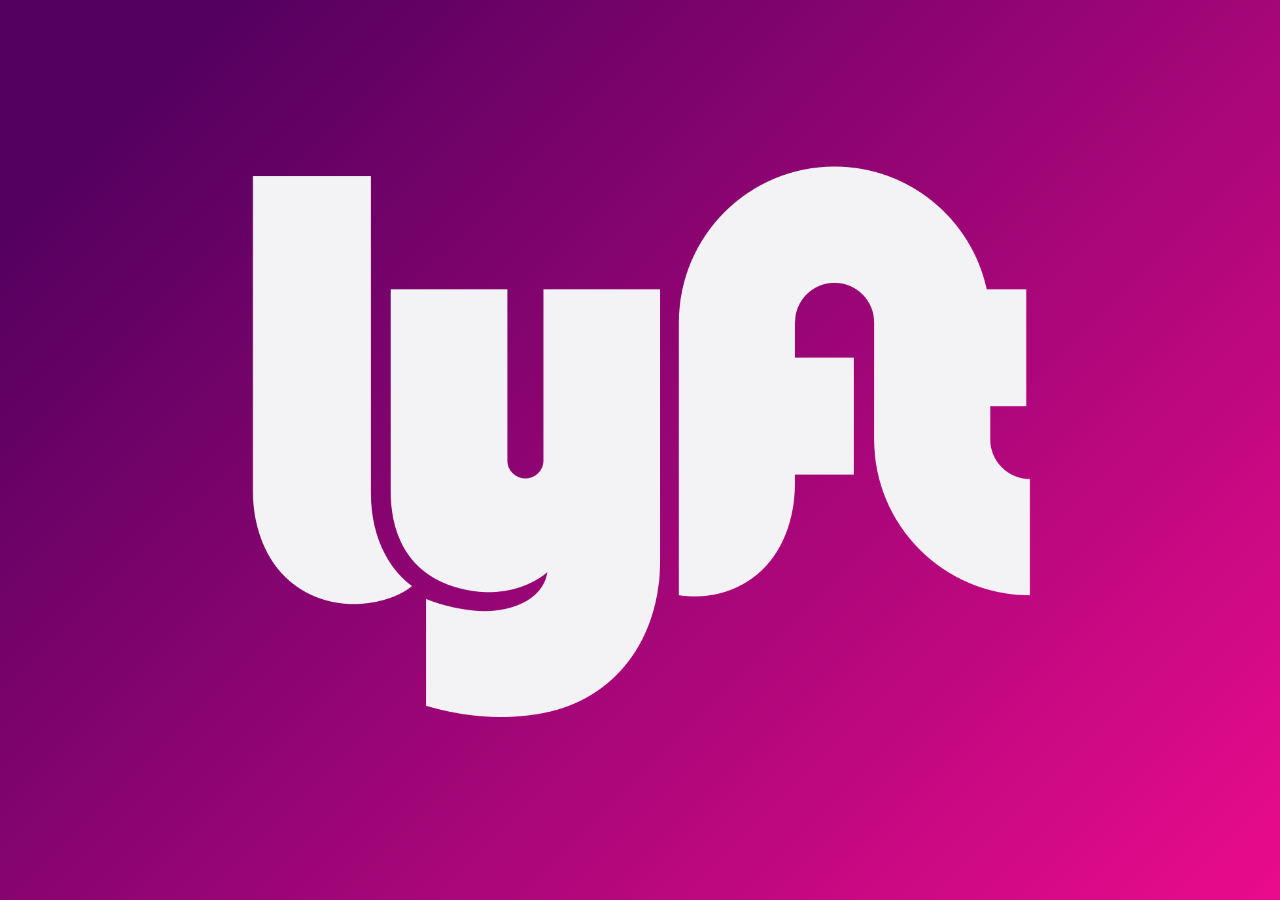
<file: public/index.html>
<!DOCTYPE html>
<html lang="es">
  <head>
    <meta charset="utf-8">
    <meta name="viewport" content="width=device-width, initial-scale=1">
    <title>Lyft-Steph app</title>
    <link href="https://fonts.googleapis.com/icon?family=Material+Icons" rel="stylesheet">
    <link type="text/css" rel="stylesheet" href="assets/css/materialize.min.css"  media="screen,projection"/>
    <link rel="stylesheet" href="assets/css/main.css">
  </head>
  <body>

    <section class="miContenedor valign-wrapper fondoDegradado">
      <div class="row">
        <div class="col s8 offset-s2">
          <img class="col s12"src="assets/images/logo-white.png" alt="LYFT">
        </div>
      </div>
    </section>

    <script type="text/javascript" src="https://code.jquery.com/jquery-2.1.1.min.js"></script>
    <script type="text/javascript" src="assets/js/materialize.min.js"></script>
    <script type="text/javascript" src="assets/js/app.js"></script>
  </body>
</html>
</file>
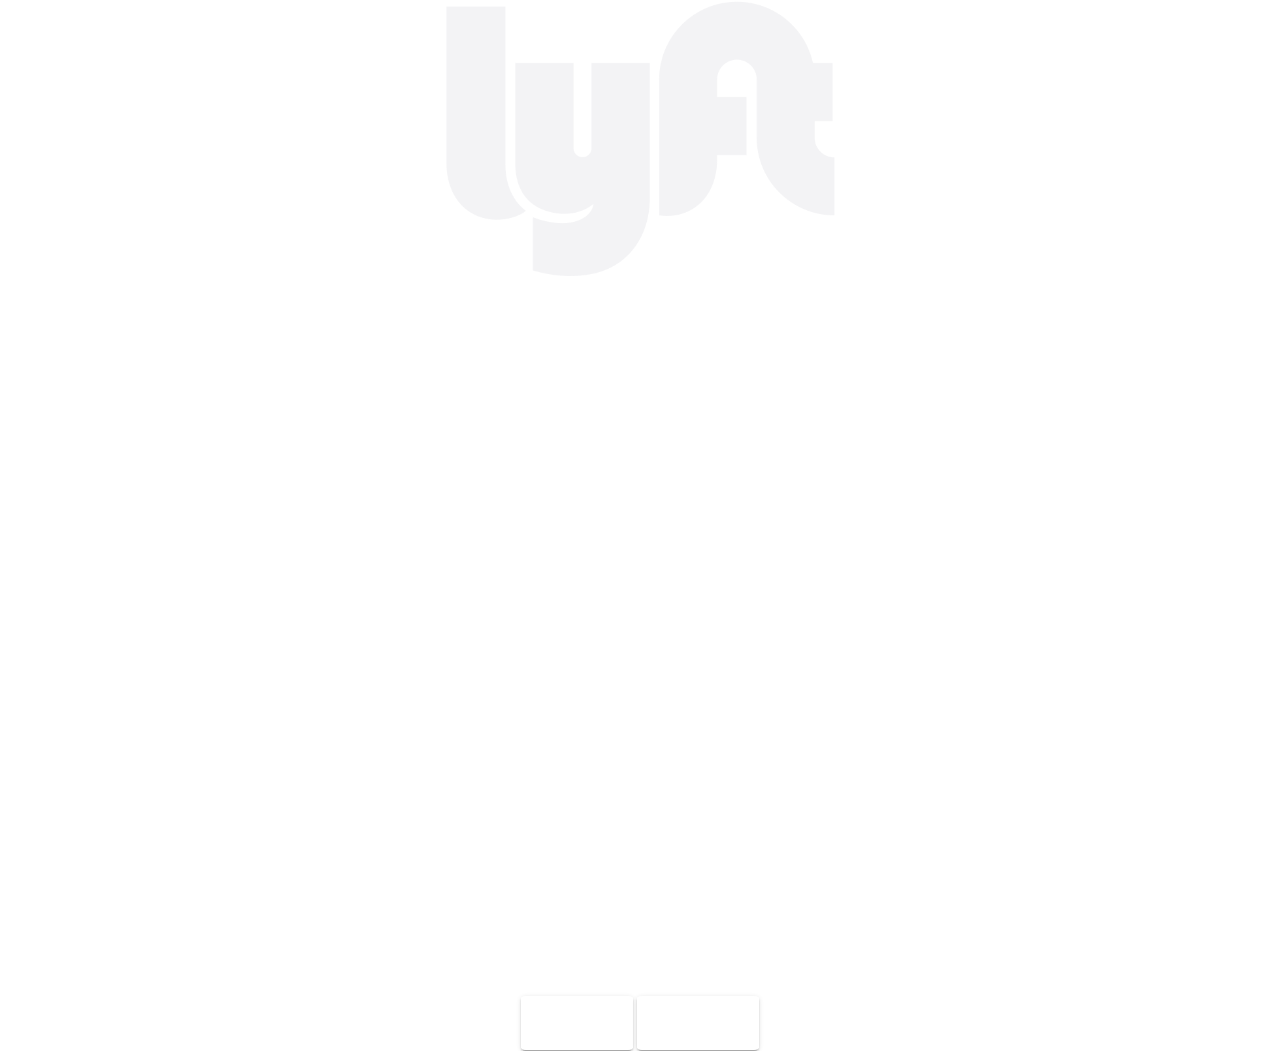
<file: public/views/home.html>
<!DOCTYPE html>
<html>
  <head>
    <meta charset="utf-8">
    <meta name="viewport" content="width=device-width, initial-scale=1">
    <title>Lyft-Steph HOME</title>
    <link href="https://fonts.googleapis.com/icon?family=Material+Icons" rel="stylesheet">
    <link type="text/css" rel="stylesheet" href="../assets/css/materialize.min.css"  media="screen,projection"/>
    <link rel="stylesheet" href="../assets/css/main.css">
  </head>
  <body>
    <section class="miContenedor fondoAnimado">
      <div class="row center-align valign-wrapper">
        <div class="col s6 offset-s3">
          <img class="col s8 offset-s2" src="../assets/images/logo-white.png" alt="LYFT">
        </div>
      </div>
      <div class="botonesHome center-align">
        <a class="aparienciaBotonesHome btn-large ">Log In</a>
        <a class="aparienciaBotonesHome btn-large" id="singUp" href="registroUsuario.html">Sing Up</a>
      </div>
    </section>
  </body>
  <script type="text/javascript" src="https://code.jquery.com/jquery-2.1.1.min.js"></script>
  <script type="text/javascript" src="../assets/js/materialize.min.js"></script>
</html>
</file>
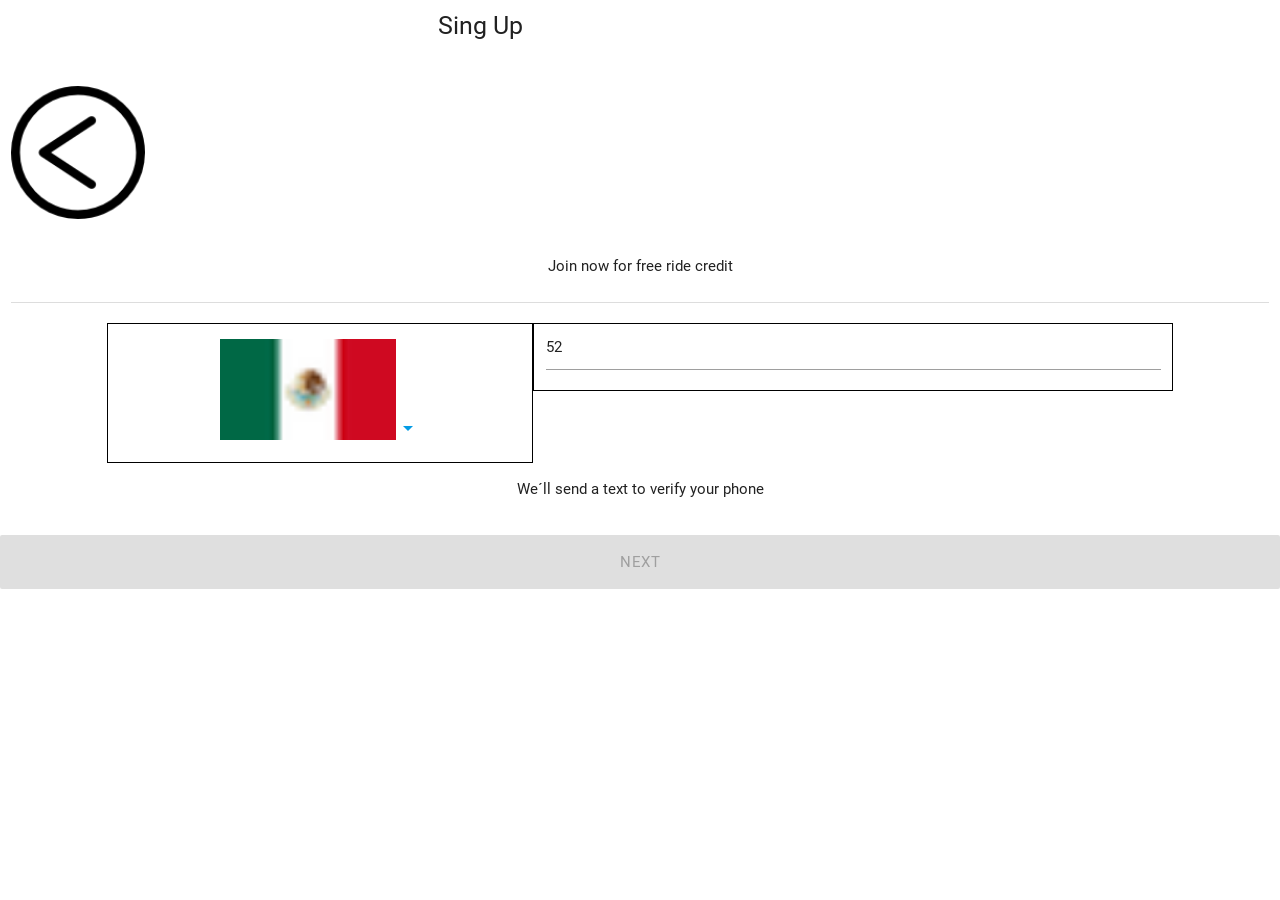
<file: public/views/registroUsuario.html>
<!DOCTYPE html>
<html lang="es">
  <head>
    <meta charset="utf-8">
    <meta name="viewport" content="width=device-width, initial-scale=1">
    <title>Lyft-Steph Registro</title>
    <link href="https://fonts.googleapis.com/icon?family=Material+Icons" rel="stylesheet">
    <link type="text/css" rel="stylesheet" href="../assets/css/materialize.min.css"  media="screen,projection"/>
    <link rel="stylesheet" href="../assets/css/main.css">
  </head>
  <body>
    <section class="miContenedor">
      <!-- Cabecera -->
      <section class="row">
        <div class="col s2">
          <a href="home.html"><img src="../assets/images/volver.png" class="volver" alt="Volver"></a>
        </div>
        <div class="col s8 offset-s2">
          <h5>Sing Up</h5>
        </div>
        <div class="col s12 center">
          <p class=" subtitulo">Join now for free ride credit</p>
        </div>
      </section>
      <!-- Ingreso de número -->
      <section class="row">
        <div class="col s4 offset-s1 bordeInput">
          <ul id="dropdown1" class="dropdown-content">
            <li><a href="#!"><img src="../assets/images/colombia.png" alt="Banderita" class="center bandera"></a></li>
            <li><a href="#!"><img src="../assets/images/peru.png" alt="Banderita" class="center bandera"></a></li>
            <li class="divider"></li>
            <li><a href="#!"><img src="../assets/images/usa.png" alt="Banderita" class="center bandera"></a></li>
          </ul>
          <ul class="center">
            <li><a class="dropdown-button center" href="#!" data-activates="dropdown1"><img src="../assets/images/mexico.png" alt="Banderita" class="center bandera"><i class="material-icons">arrow_drop_down</i></a></li>
          </ul>
        </div>
        <div class="col s6 bordeInput">
          <input placeholder="+52" id="numeroTelefonico" type="number" class="validate" value="52">
        </div>
        <div class="col s12 center">
          <p>We´ll send a text to verify your phone</p>
        </div>
      </section>
      <!-- Boton Next -->
      <section class="row">
        <a id="botonNext" href="" class="btn-large botonNext" disabled="">NEXT</a>
      </section>

    </section><!-- Cierre de miContenedor -->

    <script type="text/javascript" src="https://code.jquery.com/jquery-2.1.1.min.js"></script>
    <script type="text/javascript" src="../assets/js/materialize.min.js"></script>
    <script type="text/javascript" src="../assets/js/registroUsuario.js"></script>
  </body>
</html>
</file>
<file: public/assets/css/main.css>
/*generales*/
.miContenedor {
  box-sizing: border-box;
  width: 100%;
  height: 100vh;
}

.fondoDegradado {
  background: -webkit-linear-gradient(-45deg, #530060 10%,#EA0B8C 100%);
}

/*home*/
.fondoAnimado {
  background-image: url("https://media.giphy.com/media/a2QExYEHYCQJq/giphy.gif");
  background-position: center;
  background-size: cover;
}

.botonesHome {
  margin-top: 80vh;
}

.aparienciaBotonesHome {
  border-radius: 5%;
  background-color: transparent;
  border: 1px solid white;
}

.aparienciaBotonesHome:hover {
  background: -webkit-linear-gradient(-45deg, #530060 10%,#EA0B8C 100%);
  border: none;
}

/*registroUsuario*/
.volver {
  padding-top: 45%;
  width: 70%;
  padding-bottom: 15%;
}

.subtitulo {
  margin: 0px;
  border-bottom: 1px solid #ddd;
  padding-bottom: 2%;
}

.bandera {
  width: 44%;
}

.bordeInput {
  border: 1px solid black;
  margin: 0;
  padding: 0;
}

.botonNext {
  width: 100%;
  background-color: #EA0B8C;
}
</file>
